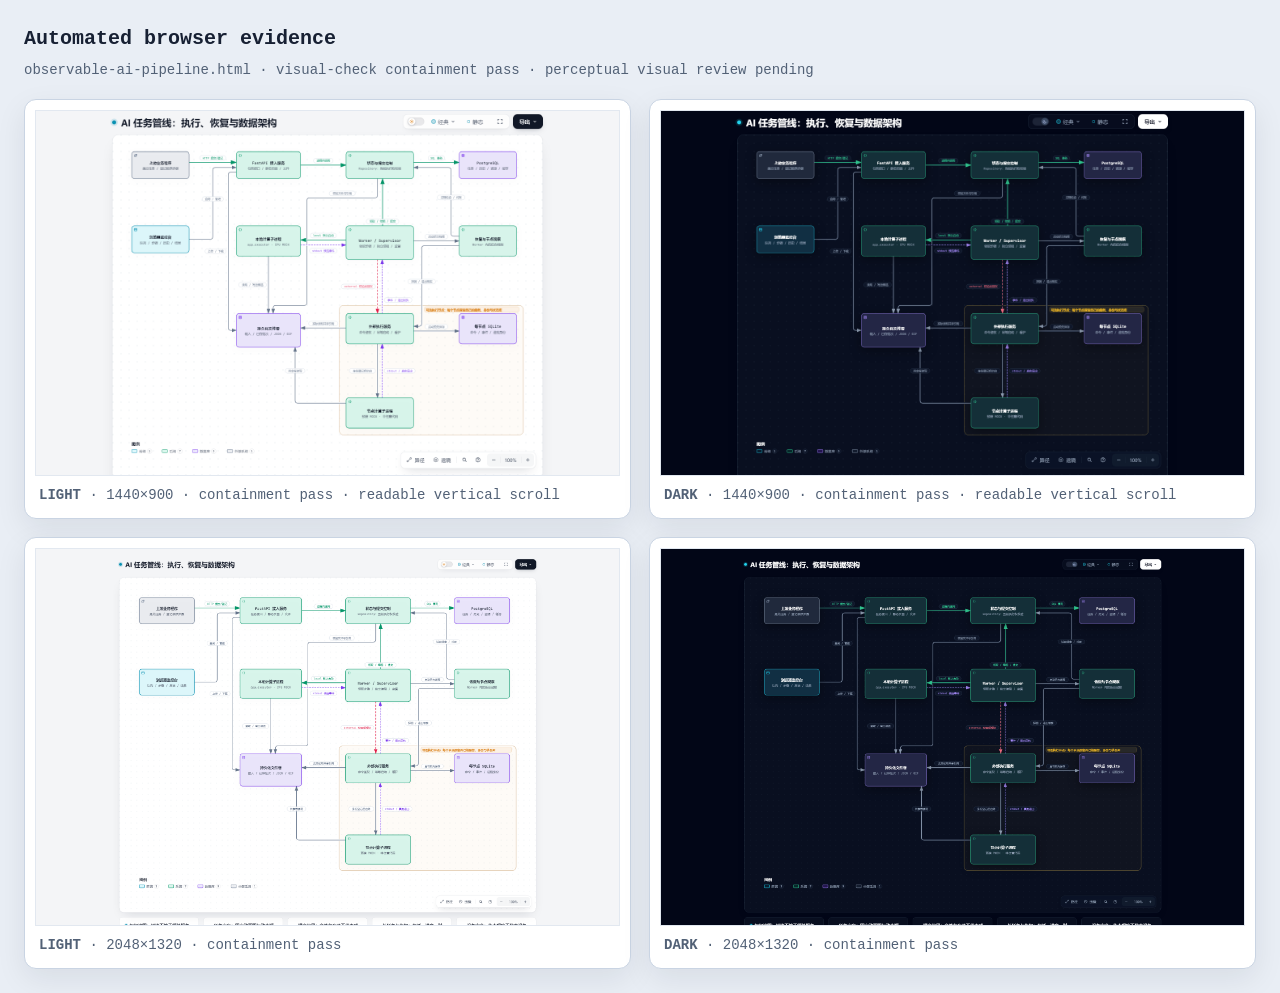
<file: .archify/architecture-observable-ai-pipeline-20261026-165458/visual-check/observable-ai-pipeline.visual-check.html>
<!doctype html>
<html lang="en">
<head>
<meta charset="utf-8">
<meta name="viewport" content="width=device-width,initial-scale=1">
<title>Archify automated browser evidence · observable-ai-pipeline.html</title>
<style>
*{box-sizing:border-box}body{margin:0;padding:24px;background:#e9eef5;color:#172033;font:14px/1.5 ui-monospace,SFMono-Regular,Menlo,Consolas,monospace}header{max-width:1500px;margin:0 auto 18px}h1{margin:0 0 6px;font-size:20px}p{margin:0;color:#526176}.grid{max-width:1500px;margin:auto;display:grid;grid-template-columns:repeat(2,minmax(0,1fr));gap:18px}figure{margin:0;padding:10px;background:white;border:1px solid #c9d4e3;border-radius:12px;box-shadow:0 10px 30px rgba(15,23,42,.08)}img{display:block;width:100%;height:auto;border:1px solid #e2e8f0}figcaption{padding:9px 4px 2px;color:#526176}@media(max-width:900px){.grid{grid-template-columns:1fr}}
</style>
</head>
<body>
<header><h1>Automated browser evidence</h1><p>observable-ai-pipeline.html · visual-check containment pass · perceptual visual review pending</p></header>
<main class="grid">
      <figure>
        <img src="observable-ai-pipeline.visual-check.1440x900.light.png" alt="light 1440 by 900">
        <figcaption><strong>LIGHT</strong> · 1440×900 · containment pass · readable vertical scroll</figcaption>
      </figure>
      <figure>
        <img src="observable-ai-pipeline.visual-check.1440x900.dark.png" alt="dark 1440 by 900">
        <figcaption><strong>DARK</strong> · 1440×900 · containment pass · readable vertical scroll</figcaption>
      </figure>
      <figure>
        <img src="observable-ai-pipeline.visual-check.2048x1320.light.png" alt="light 2048 by 1320">
        <figcaption><strong>LIGHT</strong> · 2048×1320 · containment pass</figcaption>
      </figure>
      <figure>
        <img src="observable-ai-pipeline.visual-check.2048x1320.dark.png" alt="dark 2048 by 1320">
        <figcaption><strong>DARK</strong> · 2048×1320 · containment pass</figcaption>
      </figure>
</main>
</body>
</html>
</file>
